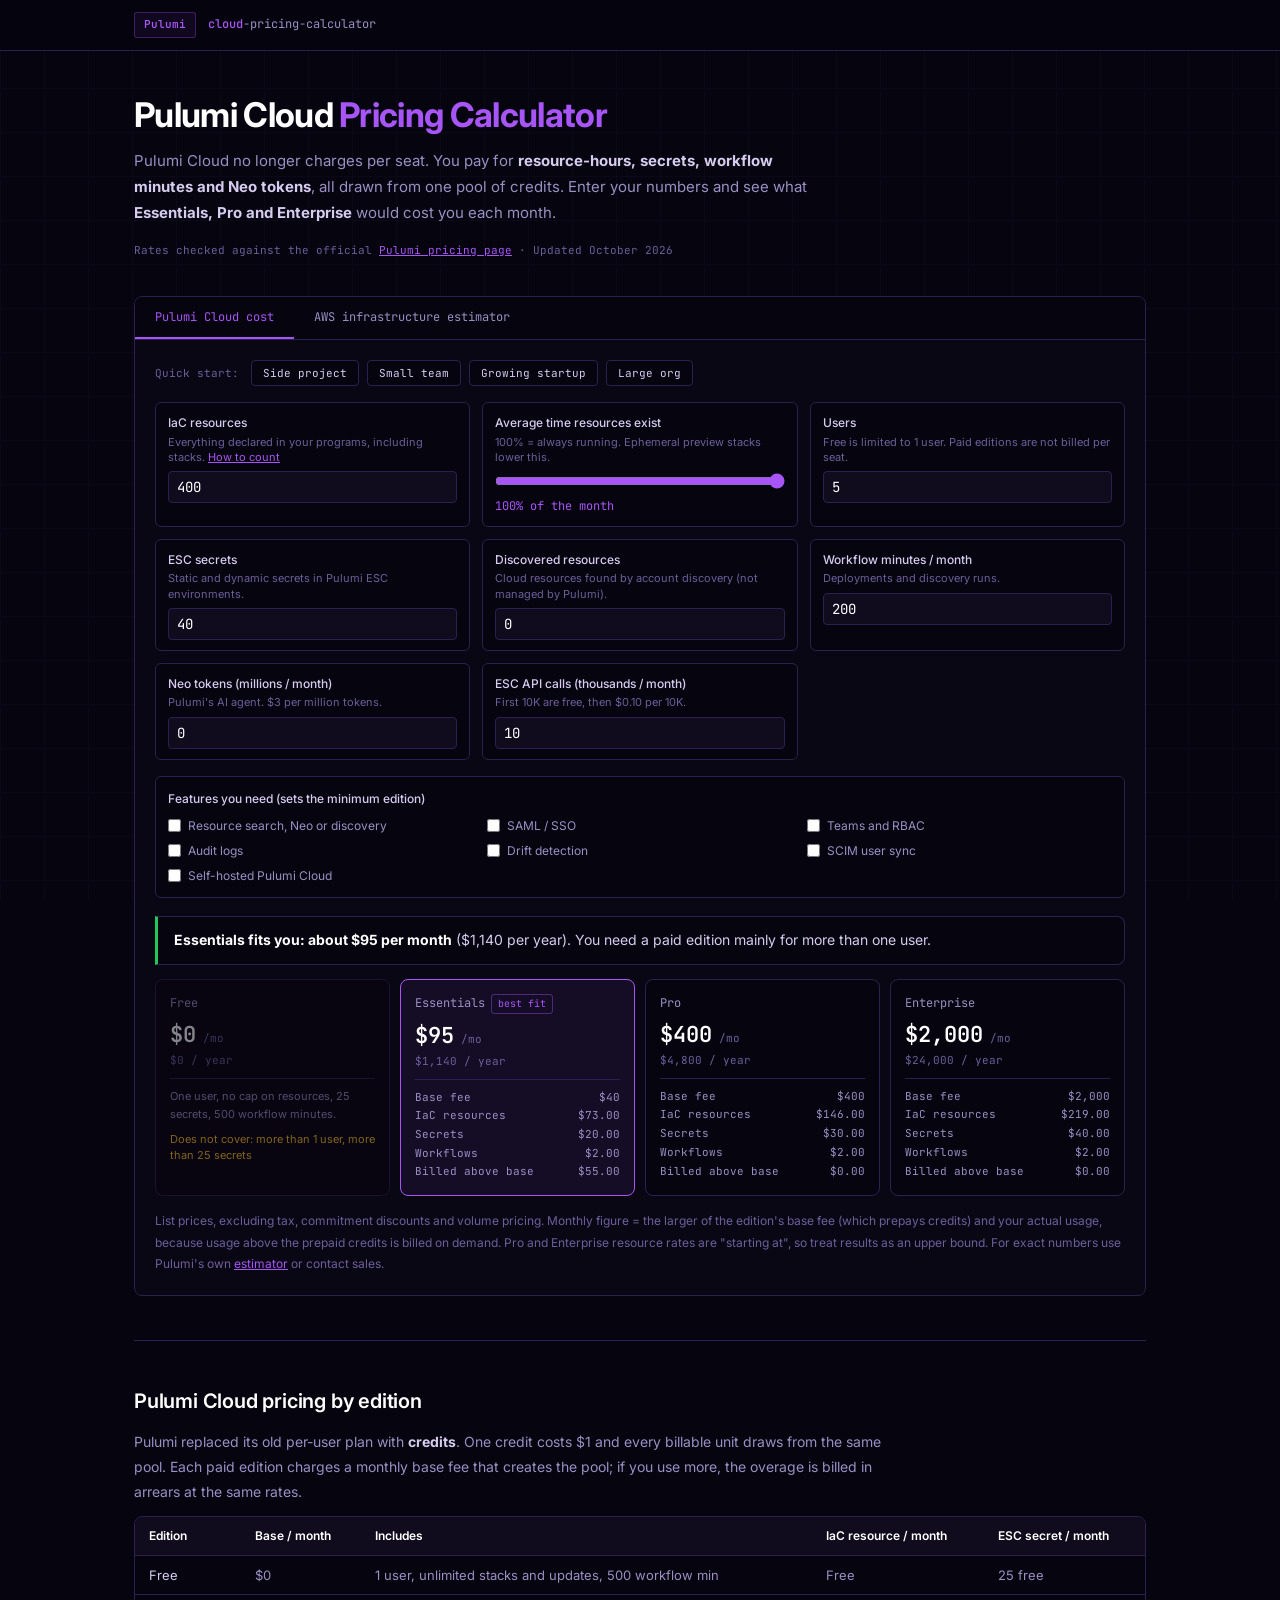
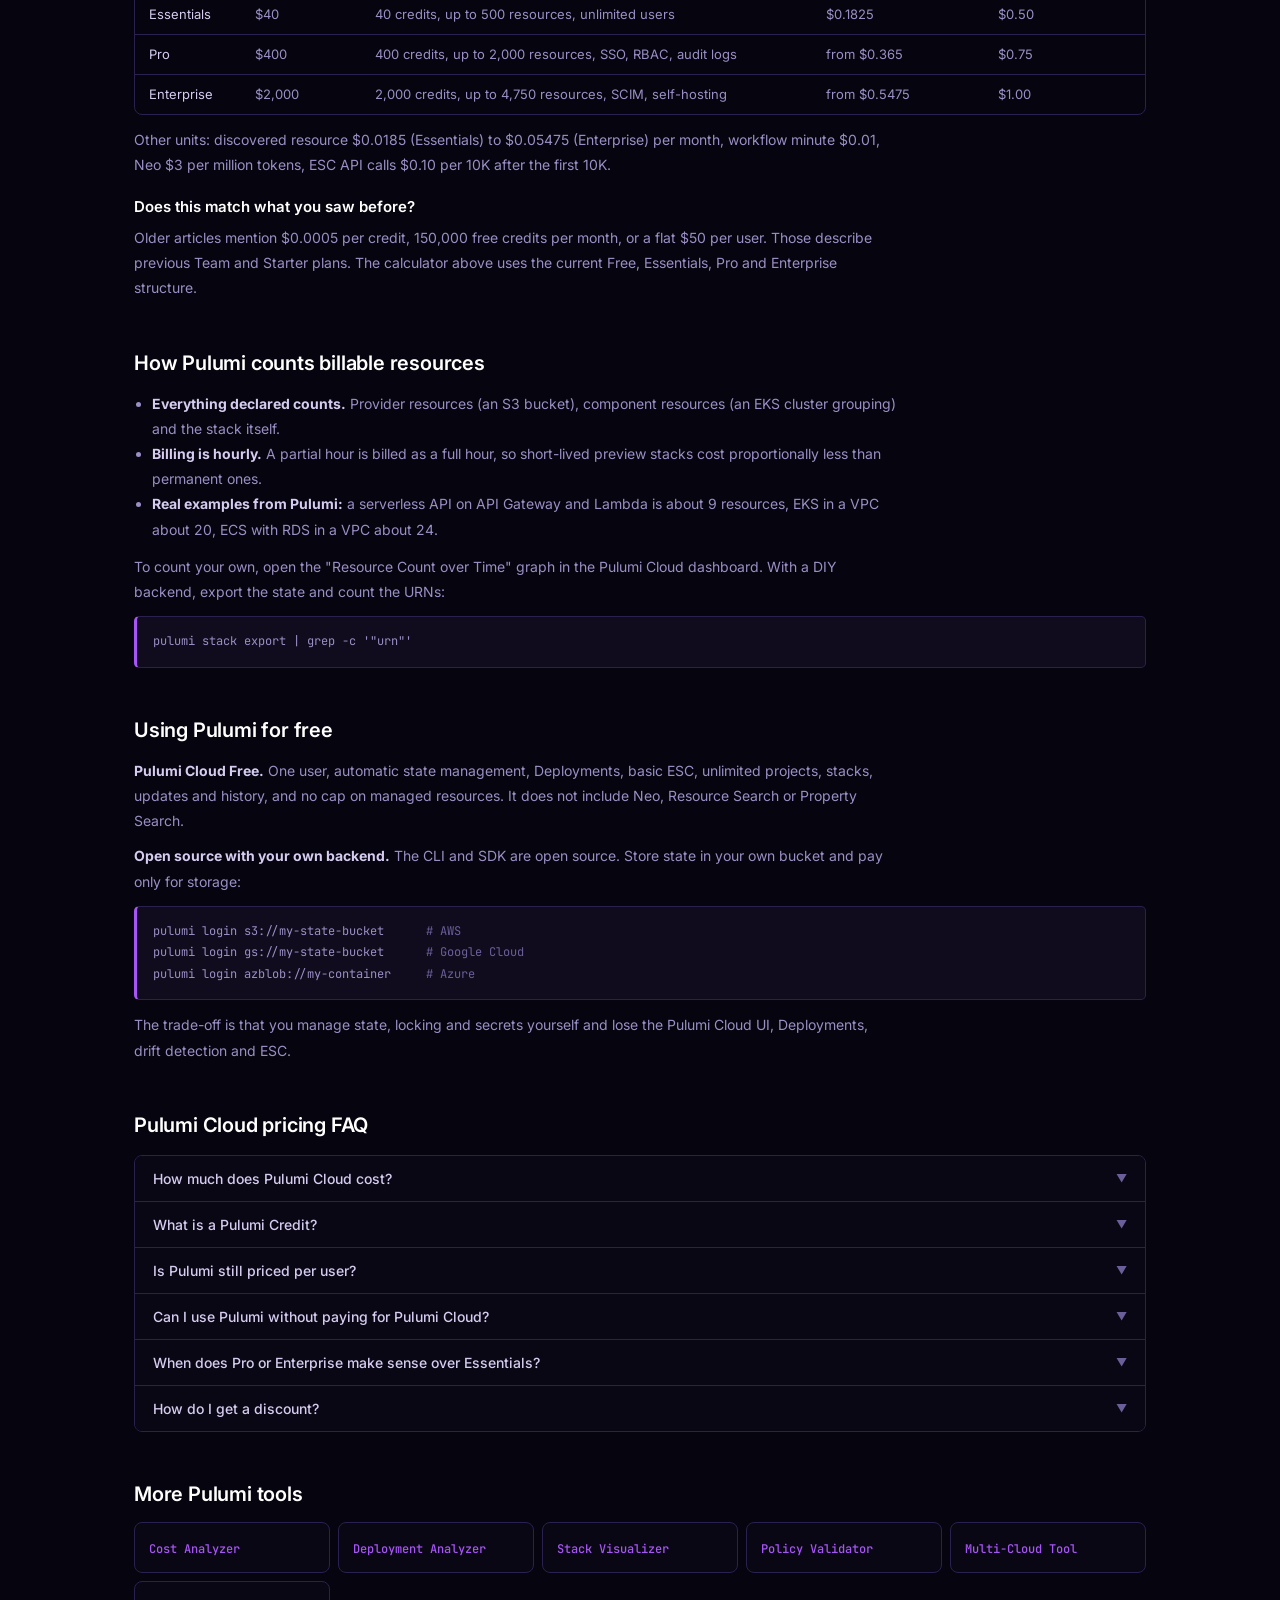
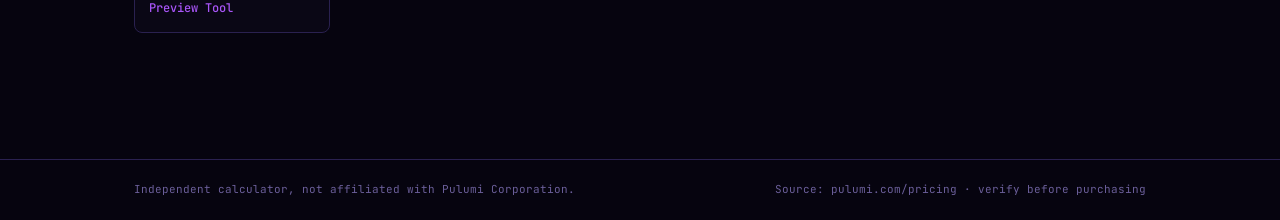
<file: index.html>
<!DOCTYPE html>
<html lang="en">
<head>
<meta charset="UTF-8">
<meta name="viewport" content="width=device-width, initial-scale=1.0">
<meta name="google-site-verification" content="PkLa_ViOo6FAHpvh8SacceMb95o9tePRdrqLNBz9X1M" />
<meta name="robots" content="index, follow, max-snippet:-1">

<title>Pulumi Cloud Pricing Calculator (2026) – Essentials, Pro &amp; Enterprise</title>

<meta name="description" content="Free Pulumi Cloud pricing calculator. Enter your IaC resources, ESC secrets and workflow minutes to see monthly cost on Essentials, Pro and Enterprise. Current 2026 credit-based rates.">

<meta name="keywords" content="pulumi cloud pricing, pulumi pricing calculator, pulumi cost estimation, pulumi essentials vs pro, pulumi credits, pulumi cost per resource, pulumi enterprise pricing, pulumi free plan, pulumi vs terraform cost">

<link rel="canonical" href="https://franrivalbigprojects.github.io/pulumi-tools/">

<meta property="og:title" content="Pulumi Cloud Pricing Calculator (2026)">
<meta property="og:description" content="Estimate your monthly Pulumi Cloud bill by edition: resources, secrets, workflow minutes and Neo tokens. Compare Free, Essentials, Pro and Enterprise.">
<meta property="og:type" content="website">

<link rel="preconnect" href="https://fonts.googleapis.com">
<link rel="preconnect" href="https://fonts.gstatic.com" crossorigin>
<link href="https://fonts.googleapis.com/css2?family=JetBrains+Mono:wght@400;500;600&family=Inter:wght@400;500;600;700&display=swap" rel="stylesheet">

<style>
:root {
  --bg: #06040f;
  --surface: #0a0715;
  --surface2: #100c1e;
  --border: #171028;
  --border2: #2a2150;
  --pul: #a855f7;
  --pul-dim2: rgba(168,85,247,0.07);
  --green: #22c55e;
  --yellow: #fbbf24;
  --red: #f87171;
  --text: #d6ccf0;
  --text-muted: #9a8fc4;
  --text-dim: #6b5f9a;
  --mono: 'JetBrains Mono', monospace;
  --sans: 'Inter', sans-serif;
  --r: 8px;
}
* { box-sizing: border-box; margin: 0; padding: 0; }
body { font-family: var(--sans); background: var(--bg); color: var(--text); min-height: 100vh; line-height: 1.6; }
body::after {
  content: ""; position: fixed; inset: 0;
  background-image: linear-gradient(var(--border) 1px, transparent 1px), linear-gradient(90deg, var(--border) 1px, transparent 1px);
  background-size: 44px 44px; opacity: 0.4; pointer-events: none; z-index: 0;
}
header { border-bottom: 1px solid var(--border2); position: sticky; top: 0; z-index: 100; background: rgba(6,4,15,0.97); backdrop-filter: blur(12px); }
.header-inner { max-width: 1060px; margin: 0 auto; padding: 0 24px; height: 50px; display: flex; align-items: center; gap: 12px; position: relative; z-index: 1; }
.logo-pill { font-family: var(--mono); font-size: 11px; font-weight: 600; color: var(--pul); background: var(--pul-dim2); border: 1px solid rgba(168,85,247,0.3); border-radius: 3px; padding: 3px 9px; }
.logo-text { font-family: var(--mono); font-size: 12px; color: var(--text-muted); }
.logo-text strong { color: var(--pul); font-weight: 500; }
.wrapper { max-width: 1060px; margin: 0 auto; padding: 0 24px 80px; position: relative; z-index: 1; }

.hero { padding: 44px 0 26px; }
h1 { font-size: clamp(24px, 3.6vw, 34px); font-weight: 700; color: #fff; margin-bottom: 12px; letter-spacing: -0.02em; line-height: 1.2; }
h1 em { font-style: normal; color: var(--pul); }
.hero-sub { font-size: 15px; color: var(--text-muted); max-width: 680px; line-height: 1.75; margin-bottom: 14px; }
.hero-sub strong { color: var(--text); }
.meta-line { font-family: var(--mono); font-size: 11px; color: var(--text-dim); }
.meta-line a { color: var(--pul); }

/* CALC */
.calc-shell { background: var(--surface); border: 1px solid var(--border2); border-radius: var(--r); overflow: hidden; margin-bottom: 18px; }
.tab-row { display: flex; border-bottom: 1px solid var(--border2); background: var(--bg); overflow-x: auto; }
.tab-btn { padding: 12px 20px; font-family: var(--mono); font-size: 12px; border: none; border-bottom: 2px solid transparent; cursor: pointer; background: transparent; color: var(--text-muted); white-space: nowrap; }
.tab-btn:hover { color: var(--text); }
.tab-btn.active { color: var(--pul); border-bottom-color: var(--pul); }
.tab-panel { display: none; padding: 20px; }
.tab-panel.show { display: block; }
:focus-visible { outline: 2px solid var(--pul); outline-offset: 2px; }

.presets { display: flex; flex-wrap: wrap; gap: 8px; align-items: center; margin-bottom: 16px; }
.presets span { font-family: var(--mono); font-size: 11px; color: var(--text-dim); margin-right: 4px; }
.preset { font-family: var(--mono); font-size: 11px; color: var(--text); background: var(--bg); border: 1px solid var(--border2); border-radius: 4px; padding: 5px 11px; cursor: pointer; }
.preset:hover { border-color: var(--pul); color: var(--pul); }

.fields { display: grid; grid-template-columns: repeat(3, 1fr); gap: 12px; margin-bottom: 16px; }
.field { background: var(--bg); border: 1px solid var(--border2); border-radius: 6px; padding: 10px 12px; }
.field label { display: block; font-size: 12px; color: var(--text); font-weight: 500; margin-bottom: 2px; }
.field .hint { font-size: 11px; color: var(--text-dim); margin-bottom: 6px; line-height: 1.4; }
.field input[type=number] { width: 100%; background: var(--surface2); border: 1px solid var(--border2); border-radius: 4px; padding: 6px 8px; font-family: var(--mono); font-size: 14px; color: #fff; }
.field input[type=range] { width: 100%; accent-color: var(--pul); }
.field .val { font-family: var(--mono); font-size: 12px; color: var(--pul); }

.needs { background: var(--bg); border: 1px solid var(--border2); border-radius: 6px; padding: 12px; margin-bottom: 18px; }
.needs-title { font-size: 12px; color: var(--text); font-weight: 500; margin-bottom: 8px; }
.needs-grid { display: grid; grid-template-columns: repeat(3, 1fr); gap: 6px 14px; }
.needs label { font-size: 12px; color: var(--text-muted); display: flex; gap: 7px; align-items: center; cursor: pointer; }
.needs input { accent-color: var(--pul); }

.verdict { border: 1px solid var(--border2); border-left: 3px solid var(--green); border-radius: 0 var(--r) var(--r) 0; background: var(--bg); padding: 12px 16px; margin-bottom: 14px; font-size: 14px; color: var(--text); }
.verdict strong { color: #fff; }

.ed-grid { display: grid; grid-template-columns: repeat(4, 1fr); gap: 10px; margin-bottom: 14px; }
.ed { background: var(--bg); border: 1px solid var(--border2); border-radius: var(--r); padding: 14px; }
.ed.best { border-color: var(--pul); background: var(--pul-dim2); }
.ed.off { opacity: 0.5; }
.ed-name { font-family: var(--mono); font-size: 12px; color: var(--text-muted); margin-bottom: 4px; }
.ed-price { font-family: var(--mono); font-size: 22px; font-weight: 600; color: #fff; }
.ed-price small { font-size: 11px; color: var(--text-dim); font-weight: 400; }
.ed-year { font-family: var(--mono); font-size: 11px; color: var(--text-dim); margin-bottom: 8px; }
.ed-lines { font-size: 11px; color: var(--text-muted); line-height: 1.7; border-top: 1px solid var(--border2); padding-top: 8px; }
.ed-lines div { display: flex; justify-content: space-between; gap: 8px; font-family: var(--mono); }
.ed-flag { font-size: 11px; color: var(--yellow); margin-top: 8px; line-height: 1.4; }
.ed-badge { display: inline-block; font-family: var(--mono); font-size: 10px; color: var(--pul); border: 1px solid rgba(168,85,247,.4); border-radius: 3px; padding: 1px 6px; margin-left: 6px; }
.fine { font-size: 12px; color: var(--text-dim); max-width: none; margin: 0; }

/* INFRA TAB */
.res-grid { display: grid; grid-template-columns: 1fr 1fr; gap: 10px; margin: 14px 0 16px; }
.res-row { display: flex; align-items: center; gap: 8px; padding: 10px 12px; background: var(--bg); border: 1px solid var(--border2); border-radius: 5px; }
.res-label { font-family: var(--mono); font-size: 11px; color: var(--text-muted); flex: 1; }
.res-input { background: var(--surface2); border: 1px solid var(--border2); border-radius: 4px; padding: 4px 8px; font-family: var(--mono); font-size: 12px; color: #fff; width: 76px; text-align: right; }
.res-unit { font-family: var(--mono); font-size: 10px; color: var(--text-dim); width: 48px; }
.result-card { background: var(--bg); border: 1px solid var(--border2); border-left: 3px solid var(--pul); border-radius: 0 var(--r) var(--r) 0; padding: 14px 18px; display: flex; align-items: center; justify-content: space-between; flex-wrap: wrap; gap: 12px; }
.rc-label { font-family: var(--mono); font-size: 12px; color: var(--text-muted); }
.rc-val { font-family: var(--mono); font-size: 22px; font-weight: 600; color: var(--pul); }
.rc-note { font-family: var(--mono); font-size: 10px; color: var(--text-dim); }

/* CONTENT */
hr.divider { border: none; border-top: 1px solid var(--border2); margin: 44px 0; }
.content-section { margin-bottom: 46px; }
h2 { font-size: 20px; color: #fff; font-weight: 600; margin-bottom: 12px; letter-spacing: -0.01em; }
h3 { font-size: 15px; color: #fff; font-weight: 600; margin: 18px 0 6px; }
p { font-size: 14px; color: var(--text-muted); line-height: 1.8; margin-bottom: 10px; max-width: 760px; }
p strong, li strong { color: var(--text); }
a { color: var(--pul); }
ul.plain { margin: 6px 0 12px 18px; max-width: 760px; }
ul.plain li { font-size: 14px; color: var(--text-muted); line-height: 1.8; }
code { font-family: var(--mono); font-size: 12px; background: var(--surface2); color: var(--pul); padding: 2px 7px; border-radius: 3px; border: 1px solid var(--border2); }
.code-block { background: var(--surface2); border: 1px solid var(--border2); border-left: 3px solid var(--pul); border-radius: 5px; padding: 14px 16px; font-family: var(--mono); font-size: 12px; line-height: 1.8; overflow-x: auto; white-space: pre; margin: 12px 0; color: var(--text-muted); }

.table-wrap { overflow-x: auto; margin: 12px 0; border: 1px solid var(--border2); border-radius: var(--r); }
table { width: 100%; border-collapse: collapse; font-size: 13px; min-width: 620px; }
th, td { text-align: left; padding: 9px 14px; border-bottom: 1px solid var(--border2); color: var(--text-muted); }
th { background: var(--surface2); color: #fff; font-weight: 600; font-size: 12px; }
td:first-child { color: var(--text); }
tr:last-child td { border-bottom: none; }

.faq-list { margin-top: 14px; border: 1px solid var(--border2); border-radius: var(--r); overflow: hidden; }
.faq-item { border-bottom: 1px solid var(--border2); }
.faq-item:last-child { border-bottom: none; }
.faq-q { width: 100%; text-align: left; background: var(--surface); border: none; padding: 14px 18px; font-size: 14px; font-weight: 500; color: var(--text); font-family: var(--sans); cursor: pointer; display: flex; justify-content: space-between; align-items: center; gap: 12px; }
.faq-q:hover { background: var(--pul-dim2); }
.faq-arrow { font-size: 11px; color: var(--text-dim); transition: transform 0.2s; }
.faq-item.open .faq-arrow { transform: rotate(180deg); }
.faq-a { display: none; padding: 12px 18px 14px; font-size: 13px; color: var(--text-muted); line-height: 1.75; border-top: 1px solid var(--border2); background: var(--bg); }
.faq-item.open .faq-a { display: block; }

.subtools-grid { display: grid; grid-template-columns: repeat(auto-fill, minmax(180px, 1fr)); gap: 8px; margin-top: 12px; }
.stl { background: var(--surface); border: 1px solid var(--border2); border-radius: var(--r); padding: 12px 14px; text-decoration: none; display: block; }
.stl:hover { border-color: rgba(168,85,247,0.5); }
.stl-name { font-family: var(--mono); font-size: 12px; color: var(--pul); font-weight: 500; }

footer { border-top: 1px solid var(--border2); padding: 20px 0; position: relative; z-index: 1; }
.footer-inner { max-width: 1060px; margin: 0 auto; padding: 0 24px; display: flex; justify-content: space-between; flex-wrap: wrap; gap: 8px; }
footer p { font-family: var(--mono); font-size: 11px; color: var(--text-dim); margin: 0; max-width: none; }

@media (max-width: 860px) { .ed-grid { grid-template-columns: 1fr 1fr; } .fields, .needs-grid { grid-template-columns: 1fr 1fr; } }
@media (max-width: 560px) { .ed-grid, .fields, .needs-grid, .res-grid { grid-template-columns: 1fr; } }
@media (prefers-reduced-motion: reduce) { * { transition: none !important; } }
</style>

<script type="application/ld+json">
{"@context":"https://schema.org","@type":"SoftwareApplication","name":"Pulumi Cloud Pricing Calculator","applicationCategory":"DeveloperApplication","operatingSystem":"Web","offers":{"@type":"Offer","price":"0","priceCurrency":"USD"},"dateModified":"2026-10-29","description":"Free calculator to estimate your monthly Pulumi Cloud bill on the Essentials, Pro and Enterprise editions from IaC resources, ESC secrets, workflow minutes and Neo tokens."}
</script>

<script type="application/ld+json">
{"@context":"https://schema.org","@type":"FAQPage","mainEntity":[
{"@type":"Question","name":"How much does Pulumi Cloud cost?","acceptedAnswer":{"@type":"Answer","text":"Pulumi Cloud has a Free edition for 1 user, then Essentials at $40/month (includes 40 credits, up to 500 managed resources), Pro at $400/month (up to 2,000 resources) and Enterprise at $2,000/month (up to 4,750 resources). Usage beyond the included credits is billed on demand: $0.1825 per IaC resource per month on Essentials, from $0.365 on Pro and from $0.5475 on Enterprise."}},
{"@type":"Question","name":"What is a Pulumi Credit?","acceptedAnswer":{"@type":"Answer","text":"A Pulumi Credit is the single currency of Pulumi Cloud and costs $1 USD. Usage of IaC resources, ESC secrets, discovered resources, workflow minutes and Neo tokens all draw from one shared credit pool."}},
{"@type":"Question","name":"Is Pulumi free?","acceptedAnswer":{"@type":"Answer","text":"Yes. The open-source CLI and SDK are free, and the Pulumi Cloud Free edition supports one user with unlimited projects, stacks and updates and no limit on managed resources. You can also run a DIY backend such as S3, GCS or Azure Blob and skip Pulumi Cloud entirely."}},
{"@type":"Question","name":"How does Pulumi count resources?","acceptedAnswer":{"@type":"Answer","text":"Every resource declared in a Pulumi program counts: provider resources (like an S3 bucket), component resources and the stack itself. Billing is hourly and a partial hour is billed as a full hour."}}
]}
</script>
</head>

<body>
<header>
  <div class="header-inner">
    <span class="logo-pill">Pulumi</span>
    <span class="logo-text"><strong>cloud</strong>-pricing-calculator</span>
  </div>
</header>

<div class="wrapper">

  <section class="hero">
    <h1>Pulumi Cloud <em>Pricing Calculator</em></h1>
    <p class="hero-sub">
      Pulumi Cloud no longer charges per seat. You pay for <strong>resource-hours, secrets, workflow minutes and Neo tokens</strong>, all drawn from one pool of credits. Enter your numbers and see what <strong>Essentials, Pro and Enterprise</strong> would cost you each month.
    </p>
    <p class="meta-line">Rates checked against the official <a href="https://www.pulumi.com/pricing/" rel="noopener">Pulumi pricing page</a> · Updated October 2026</p>
  </section>

  <div class="calc-shell">
    <div class="tab-row" role="tablist">
      <button class="tab-btn active" role="tab" onclick="showTab('plan',this)">Pulumi Cloud cost</button>
      <button class="tab-btn" role="tab" onclick="showTab('infra',this)">AWS infrastructure estimator</button>
    </div>

    <!-- PULUMI CLOUD CALC -->
    <div class="tab-panel show" id="tab-plan">
      <div class="presets">
        <span>Quick start:</span>
        <button class="preset" onclick="preset(30,1,5,0,0,0)">Side project</button>
        <button class="preset" onclick="preset(400,5,40,0,200,0)">Small team</button>
        <button class="preset" onclick="preset(1500,15,150,3000,1500,2)">Growing startup</button>
        <button class="preset" onclick="preset(6000,60,600,20000,6000,10)">Large org</button>
      </div>

      <div class="fields">
        <div class="field">
          <label for="f-res">IaC resources</label>
          <div class="hint">Everything declared in your programs, including stacks. <a href="#count">How to count</a></div>
          <input type="number" id="f-res" min="0" value="400">
        </div>
        <div class="field">
          <label for="f-util">Average time resources exist</label>
          <div class="hint">100% = always running. Ephemeral preview stacks lower this.</div>
          <input type="range" id="f-util" min="5" max="100" step="5" value="100">
          <div class="val" id="v-util">100% of the month</div>
        </div>
        <div class="field">
          <label for="f-users">Users</label>
          <div class="hint">Free is limited to 1 user. Paid editions are not billed per seat.</div>
          <input type="number" id="f-users" min="1" value="5">
        </div>
        <div class="field">
          <label for="f-sec">ESC secrets</label>
          <div class="hint">Static and dynamic secrets in Pulumi ESC environments.</div>
          <input type="number" id="f-sec" min="0" value="40">
        </div>
        <div class="field">
          <label for="f-disc">Discovered resources</label>
          <div class="hint">Cloud resources found by account discovery (not managed by Pulumi).</div>
          <input type="number" id="f-disc" min="0" value="0">
        </div>
        <div class="field">
          <label for="f-wf">Workflow minutes / month</label>
          <div class="hint">Deployments and discovery runs.</div>
          <input type="number" id="f-wf" min="0" value="200">
        </div>
        <div class="field">
          <label for="f-neo">Neo tokens (millions / month)</label>
          <div class="hint">Pulumi's AI agent. $3 per million tokens.</div>
          <input type="number" id="f-neo" min="0" step="0.5" value="0">
        </div>
        <div class="field">
          <label for="f-api">ESC API calls (thousands / month)</label>
          <div class="hint">First 10K are free, then $0.10 per 10K.</div>
          <input type="number" id="f-api" min="0" value="10">
        </div>
      </div>

      <div class="needs">
        <div class="needs-title">Features you need (sets the minimum edition)</div>
        <div class="needs-grid">
          <label><input type="checkbox" class="need" data-min="1" data-name="Resource search / Neo / discovery"> Resource search, Neo or discovery</label>
          <label><input type="checkbox" class="need" data-min="2" data-name="SAML/SSO"> SAML / SSO</label>
          <label><input type="checkbox" class="need" data-min="2" data-name="Teams and RBAC"> Teams and RBAC</label>
          <label><input type="checkbox" class="need" data-min="2" data-name="Audit logs"> Audit logs</label>
          <label><input type="checkbox" class="need" data-min="2" data-name="Drift detection"> Drift detection</label>
          <label><input type="checkbox" class="need" data-min="3" data-name="SCIM"> SCIM user sync</label>
          <label><input type="checkbox" class="need" data-min="3" data-name="Self-hosting"> Self-hosted Pulumi Cloud</label>
        </div>
      </div>

      <div class="verdict" id="verdict" aria-live="polite"></div>
      <div class="ed-grid" id="edGrid"></div>
      <p class="fine">List prices, excluding tax, commitment discounts and volume pricing. Monthly figure = the larger of the edition's base fee (which prepays credits) and your actual usage, because usage above the prepaid credits is billed on demand. Pro and Enterprise resource rates are "starting at", so treat results as an upper bound. For exact numbers use Pulumi's own <a href="https://www.pulumi.com/pricing/#calculator" rel="noopener">estimator</a> or contact sales.</p>
    </div>

    <!-- INFRA TAB -->
    <div class="tab-panel" id="tab-infra">
      <p class="fine">This is the bill from AWS for the resources your Pulumi stacks create, separate from the Pulumi Cloud fee above. Approximate us-east-1 on-demand prices.</p>
      <div class="res-grid" id="resGrid"></div>
      <div class="result-card">
        <div>
          <div class="rc-label">Estimated AWS infrastructure / month</div>
          <div class="rc-val" id="infraCost">$0.00 / month</div>
        </div>
        <div style="text-align:right;">
          <div class="rc-note" id="infraAnnual"></div>
          <div class="rc-note">AWS us-east-1 on-demand · approximate</div>
        </div>
      </div>
    </div>
  </div>

  <hr class="divider">

  <section class="content-section" id="pricing">
    <h2>Pulumi Cloud pricing by edition</h2>
    <p>Pulumi replaced its old per-user plan with <strong>credits</strong>. One credit costs $1 and every billable unit draws from the same pool. Each paid edition charges a monthly base fee that creates the pool; if you use more, the overage is billed in arrears at the same rates.</p>
    <div class="table-wrap">
      <table>
        <thead><tr><th>Edition</th><th>Base / month</th><th>Includes</th><th>IaC resource / month</th><th>ESC secret / month</th></tr></thead>
        <tbody>
          <tr><td>Free</td><td>$0</td><td>1 user, unlimited stacks and updates, 500 workflow min</td><td>Free</td><td>25 free</td></tr>
          <tr><td>Essentials</td><td>$40</td><td>40 credits, up to 500 resources, unlimited users</td><td>$0.1825</td><td>$0.50</td></tr>
          <tr><td>Pro</td><td>$400</td><td>400 credits, up to 2,000 resources, SSO, RBAC, audit logs</td><td>from $0.365</td><td>$0.75</td></tr>
          <tr><td>Enterprise</td><td>$2,000</td><td>2,000 credits, up to 4,750 resources, SCIM, self-hosting</td><td>from $0.5475</td><td>$1.00</td></tr>
        </tbody>
      </table>
    </div>
    <p>Other units: discovered resource $0.0185 (Essentials) to $0.05475 (Enterprise) per month, workflow minute $0.01, Neo $3 per million tokens, ESC API calls $0.10 per 10K after the first 10K.</p>

    <h3>Does this match what you saw before?</h3>
    <p>Older articles mention $0.0005 per credit, 150,000 free credits per month, or a flat $50 per user. Those describe previous Team and Starter plans. The calculator above uses the current Free, Essentials, Pro and Enterprise structure.</p>
  </section>

  <section class="content-section" id="count">
    <h2>How Pulumi counts billable resources</h2>
    <ul class="plain">
      <li><strong>Everything declared counts.</strong> Provider resources (an S3 bucket), component resources (an EKS cluster grouping) and the stack itself.</li>
      <li><strong>Billing is hourly.</strong> A partial hour is billed as a full hour, so short-lived preview stacks cost proportionally less than permanent ones.</li>
      <li><strong>Real examples from Pulumi:</strong> a serverless API on API Gateway and Lambda is about 9 resources, EKS in a VPC about 20, ECS with RDS in a VPC about 24.</li>
    </ul>
    <p>To count your own, open the "Resource Count over Time" graph in the Pulumi Cloud dashboard. With a DIY backend, export the state and count the URNs:</p>
    <div class="code-block">pulumi stack export | grep -c '"urn"'</div>
  </section>

  <section class="content-section" id="free">
    <h2>Using Pulumi for free</h2>
    <p><strong>Pulumi Cloud Free.</strong> One user, automatic state management, Deployments, basic ESC, unlimited projects, stacks, updates and history, and no cap on managed resources. It does not include Neo, Resource Search or Property Search.</p>
    <p><strong>Open source with your own backend.</strong> The CLI and SDK are open source. Store state in your own bucket and pay only for storage:</p>
    <div class="code-block">pulumi login s3://my-state-bucket      <span style="color:var(--text-dim)"># AWS</span>
pulumi login gs://my-state-bucket      <span style="color:var(--text-dim)"># Google Cloud</span>
pulumi login azblob://my-container     <span style="color:var(--text-dim)"># Azure</span></div>
    <p>The trade-off is that you manage state, locking and secrets yourself and lose the Pulumi Cloud UI, Deployments, drift detection and ESC.</p>
  </section>

  <section class="content-section" id="faq">
    <h2>Pulumi Cloud pricing FAQ</h2>
    <div class="faq-list">
      <div class="faq-item">
        <button class="faq-q" onclick="toggleFaq(this)">How much does Pulumi Cloud cost?<span class="faq-arrow">&#9660;</span></button>
        <div class="faq-a">Free for one user. Essentials is $40/month with 40 credits (up to 500 managed resources), Pro is $400/month (up to 2,000 resources) and Enterprise is $2,000/month (up to 4,750 resources). Beyond the included credits, an IaC resource costs $0.1825/month on Essentials, from $0.365 on Pro and from $0.5475 on Enterprise.</div>
      </div>
      <div class="faq-item">
        <button class="faq-q" onclick="toggleFaq(this)">What is a Pulumi Credit?<span class="faq-arrow">&#9660;</span></button>
        <div class="faq-a">The single currency of Pulumi Cloud, worth $1 USD. Resources, secrets, discovery, workflow minutes and Neo tokens all draw from one pool. Unused monthly credits expire at the end of the term, and overage is billed in arrears.</div>
      </div>
      <div class="faq-item">
        <button class="faq-q" onclick="toggleFaq(this)">Is Pulumi still priced per user?<span class="faq-arrow">&#9660;</span></button>
        <div class="faq-a">No. Paid editions have unlimited users and bill on usage. The Free edition is limited to one user. Features such as SSO, RBAC and audit logs depend on edition, not seat count.</div>
      </div>
      <div class="faq-item">
        <button class="faq-q" onclick="toggleFaq(this)">Can I use Pulumi without paying for Pulumi Cloud?<span class="faq-arrow">&#9660;</span></button>
        <div class="faq-a">Yes. Use the Free edition, or run the open-source CLI with a DIY backend (<code>pulumi login s3://your-bucket</code>). You then pay only your cloud storage costs.</div>
      </div>
      <div class="faq-item">
        <button class="faq-q" onclick="toggleFaq(this)">When does Pro or Enterprise make sense over Essentials?<span class="faq-arrow">&#9660;</span></button>
        <div class="faq-a">Pro adds SAML/SSO, teams and RBAC, audit logs, drift detection and organization-managed policy. Enterprise adds SCIM, self-hosting and compliance policy packs. If you do not need those, Essentials is cheaper at every resource count. Use the feature checkboxes in the calculator to see the cost of the minimum edition that fits.</div>
      </div>
      <div class="faq-item">
        <button class="faq-q" onclick="toggleFaq(this)">How do I get a discount?<span class="faq-arrow">&#9660;</span></button>
        <div class="faq-a">Annual commitment pricing is available on Pro and Enterprise through Pulumi sales. Pro also receives volume discounts as resource count grows. Self-service credit top-ups are available on Essentials and Pro.</div>
      </div>
    </div>
  </section>

  <section class="content-section">
    <h2>More Pulumi tools</h2>
    <div class="subtools-grid">
      <a href="pulumi-tools/cost/" class="stl"><span class="stl-name">Cost Analyzer</span></a>
      <a href="pulumi-tools/deploy-analyzer/" class="stl"><span class="stl-name">Deployment Analyzer</span></a>
      <a href="pulumi-tools/stack-vis/" class="stl"><span class="stl-name">Stack Visualizer</span></a>
      <a href="pulumi-tools/policy/" class="stl"><span class="stl-name">Policy Validator</span></a>
      <a href="pulumi-tools/multi-cloud/" class="stl"><span class="stl-name">Multi-Cloud Tool</span></a>
      <a href="pulumi-tools/preview/" class="stl"><span class="stl-name">Preview Tool</span></a>
    </div>
  </section>
</div>

<footer>
  <div class="footer-inner">
    <p>Independent calculator, not affiliated with Pulumi Corporation.</p>
    <p>Source: pulumi.com/pricing · verify before purchasing</p>
  </div>
</footer>

<script>
// ─── EDITIONS (rates per month, from pulumi.com/pricing) ───
var EDITIONS = [
  { id: 'free', name: 'Free', level: 0, base: 0 },
  { id: 'ess',  name: 'Essentials', level: 1, base: 40,   iac: 0.1825, sec: 0.50, disc: 0.0185,  wf: 0.01, neo: 3, cap: 500 },
  { id: 'pro',  name: 'Pro',        level: 2, base: 400,  iac: 0.365,  sec: 0.75, disc: 0.0365,  wf: 0.01, neo: 3, cap: 2000 },
  { id: 'ent',  name: 'Enterprise', level: 3, base: 2000, iac: 0.5475, sec: 1.00, disc: 0.05475, wf: 0.01, neo: 3, cap: 4750 }
];

function $(id) { return document.getElementById(id); }
function num(id) { var v = parseFloat($(id).value); return isNaN(v) || v < 0 ? 0 : v; }
function money(n) { return '$' + n.toLocaleString('en-US', { minimumFractionDigits: 2, maximumFractionDigits: 2 }); }
function money0(n) { return '$' + Math.round(n).toLocaleString('en-US'); }

function minLevelNeeded(inp) {
  var lvl = 0, reasons = [];
  if (inp.users > 1) { lvl = Math.max(lvl, 1); reasons.push('more than 1 user'); }
  if (inp.disc > 0 || inp.neo > 0) { lvl = Math.max(lvl, 1); reasons.push('discovery or Neo'); }
  if (inp.sec > 25) { lvl = Math.max(lvl, 1); reasons.push('more than 25 secrets'); }
  if (inp.wf > 500) { lvl = Math.max(lvl, 1); reasons.push('over 500 workflow minutes'); }
  if (inp.api > 10) { lvl = Math.max(lvl, 1); reasons.push('over 10K API calls'); }
  document.querySelectorAll('.need:checked').forEach(function(c) {
    var m = parseInt(c.getAttribute('data-min'), 10);
    if (m > lvl) { lvl = m; }
    if (m > 0) { reasons.push(c.getAttribute('data-name')); }
  });
  return { level: lvl, reasons: reasons };
}

function usageFor(ed, inp) {
  var iac = inp.res * (inp.util / 100) * ed.iac;
  var sec = inp.sec * ed.sec;
  var disc = inp.disc * ed.disc;
  var wf = inp.wf * ed.wf;
  var neo = inp.neo * ed.neo;
  var api = Math.max(0, inp.api * 1000 - 10000) / 10000 * 0.10;
  return { iac: iac, sec: sec, disc: disc, wf: wf, neo: neo, api: api, total: iac + sec + disc + wf + neo + api };
}

function updatePlanCalc() {
  var inp = {
    res: num('f-res'), util: num('f-util'), users: Math.max(1, num('f-users')),
    sec: num('f-sec'), disc: num('f-disc'), wf: num('f-wf'), neo: num('f-neo'), api: num('f-api')
  };
  $('v-util').textContent = inp.util + '% of the month';
  var need = minLevelNeeded(inp);

  var results = EDITIONS.map(function(ed) {
    if (ed.level === 0) { return { ed: ed, total: 0, eligible: need.level === 0, u: null }; }
    var u = usageFor(ed, inp);
    return { ed: ed, total: Math.max(ed.base, u.total), eligible: ed.level >= need.level, u: u };
  });

  var best = null;
  results.forEach(function(r) {
    if (r.eligible && (best === null || r.total < best.total)) { best = r; }
  });

  var grid = $('edGrid');
  grid.innerHTML = '';
  results.forEach(function(r) {
    var card = document.createElement('div');
    card.className = 'ed' + (r === best ? ' best' : '') + (!r.eligible ? ' off' : '');
    var h = '<div class="ed-name">' + r.ed.name + (r === best ? '<span class="ed-badge">best fit</span>' : '') + '</div>';
    h += '<div class="ed-price">' + money0(r.total) + '<small> /mo</small></div>';
    h += '<div class="ed-year">' + money0(r.total * 12) + ' / year</div>';
    if (r.u) {
      var overage = Math.max(0, r.u.total - r.ed.base);
      h += '<div class="ed-lines">';
      h += '<div><span>Base fee</span><span>' + money0(r.ed.base) + '</span></div>';
      h += '<div><span>IaC resources</span><span>' + money(r.u.iac) + '</span></div>';
      if (r.u.sec) { h += '<div><span>Secrets</span><span>' + money(r.u.sec) + '</span></div>'; }
      if (r.u.disc) { h += '<div><span>Discovery</span><span>' + money(r.u.disc) + '</span></div>'; }
      if (r.u.wf) { h += '<div><span>Workflows</span><span>' + money(r.u.wf) + '</span></div>'; }
      if (r.u.neo) { h += '<div><span>Neo</span><span>' + money(r.u.neo) + '</span></div>'; }
      if (r.u.api) { h += '<div><span>API calls</span><span>' + money(r.u.api) + '</span></div>'; }
      h += '<div><span>Billed above base</span><span>' + money(overage) + '</span></div>';
      h += '</div>';
      if (inp.res > r.ed.cap) { h += '<div class="ed-flag">Over ' + r.ed.cap.toLocaleString() + ' included resources. Volume pricing may lower this.</div>'; }
    } else {
      h += '<div class="ed-lines">One user, no cap on resources, 25 secrets, 500 workflow minutes.</div>';
    }
    if (!r.eligible) {
      h += '<div class="ed-flag">Does not cover: ' + need.reasons.join(', ') + '</div>';
    }
    card.innerHTML = h;
    grid.appendChild(card);
  });

  var v = $('verdict');
  if (best && best.ed.level === 0) {
    v.innerHTML = '<strong>You can stay on Free.</strong> Your numbers fit the Free edition, so Pulumi Cloud costs $0.';
  } else if (best) {
    var extra = '';
    var free = results[0];
    if (free.eligible === false && need.level === 1 && inp.users > 1) {
      extra = ' You need a paid edition mainly for more than one user.';
    }
    v.innerHTML = '<strong>' + best.ed.name + ' fits you: about ' + money0(best.total) + ' per month</strong> (' + money0(best.total * 12) + ' per year).' + extra;
  } else {
    v.innerHTML = '<strong>Contact Pulumi sales.</strong> No edition matches this combination.';
  }
}

function preset(res, users, sec, disc, wf, neo) {
  $('f-res').value = res; $('f-users').value = users; $('f-sec').value = sec;
  $('f-disc').value = disc; $('f-wf').value = wf; $('f-neo').value = neo;
  $('f-util').value = 100;
  updatePlanCalc();
}

// ─── AWS INFRA ESTIMATOR ───
var RESOURCES = [
  { id: 'ec2_t3m', label: 'EC2 t3.medium',          unit: 'inst.',  price: 30.37 },
  { id: 'ec2_t3l', label: 'EC2 t3.large',           unit: 'inst.',  price: 60.74 },
  { id: 'rds_t3m', label: 'RDS db.t3.medium',       unit: 'inst.',  price: 50.40 },
  { id: 'rds_t3l', label: 'RDS db.t3.large',        unit: 'inst.',  price: 100.80 },
  { id: 's3_gb',   label: 'S3 storage',             unit: 'GB',     price: 0.023 },
  { id: 'lb',      label: 'ALB load balancer',      unit: 'count',  price: 16.20 },
  { id: 'lambda',  label: 'Lambda (1M invocations)', unit: 'M/mo',  price: 0.20 },
  { id: 'eks',     label: 'EKS worker (t3.medium)', unit: 'nodes',  price: 30.37 },
  { id: 'ebs',     label: 'EBS gp3',                unit: 'GB',     price: 0.08 },
  { id: 'cf',      label: 'CloudFront transfer',    unit: 'GB',     price: 0.085 }
];
var resValues = {};

function renderResources() {
  var grid = $('resGrid');
  RESOURCES.forEach(function(res) {
    resValues[res.id] = 0;
    var row = document.createElement('div');
    row.className = 'res-row';
    var lbl = document.createElement('label');
    lbl.className = 'res-label';
    lbl.htmlFor = 'inp-' + res.id;
    lbl.textContent = res.label;
    var inp = document.createElement('input');
    inp.type = 'number'; inp.min = '0'; inp.value = '0';
    inp.className = 'res-input'; inp.id = 'inp-' + res.id;
    inp.oninput = function() { resValues[res.id] = parseFloat(this.value) || 0; updateInfraCost(); };
    var unit = document.createElement('div');
    unit.className = 'res-unit'; unit.textContent = res.unit;
    row.appendChild(lbl); row.appendChild(inp); row.appendChild(unit);
    grid.appendChild(row);
  });
}

function updateInfraCost() {
  var total = 0;
  RESOURCES.forEach(function(r) { total += (resValues[r.id] || 0) * r.price; });
  $('infraCost').textContent = money(total) + ' / month';
  $('infraAnnual').textContent = total > 0 ? '~' + money0(total * 12) + ' / year' : '';
}

function showTab(tab, btn) {
  document.querySelectorAll('.tab-btn').forEach(function(b) { b.classList.remove('active'); });
  document.querySelectorAll('.tab-panel').forEach(function(p) { p.classList.remove('show'); });
  btn.classList.add('active');
  $('tab-' + tab).classList.add('show');
}
function toggleFaq(btn) { btn.parentElement.classList.toggle('open'); }

// Init
['f-res','f-util','f-users','f-sec','f-disc','f-wf','f-neo','f-api'].forEach(function(id) {
  $(id).addEventListener('input', updatePlanCalc);
});
document.querySelectorAll('.need').forEach(function(c) { c.addEventListener('change', updatePlanCalc); });
renderResources();
updateInfraCost();
updatePlanCalc();
</script>
</body>
</html>
</file>
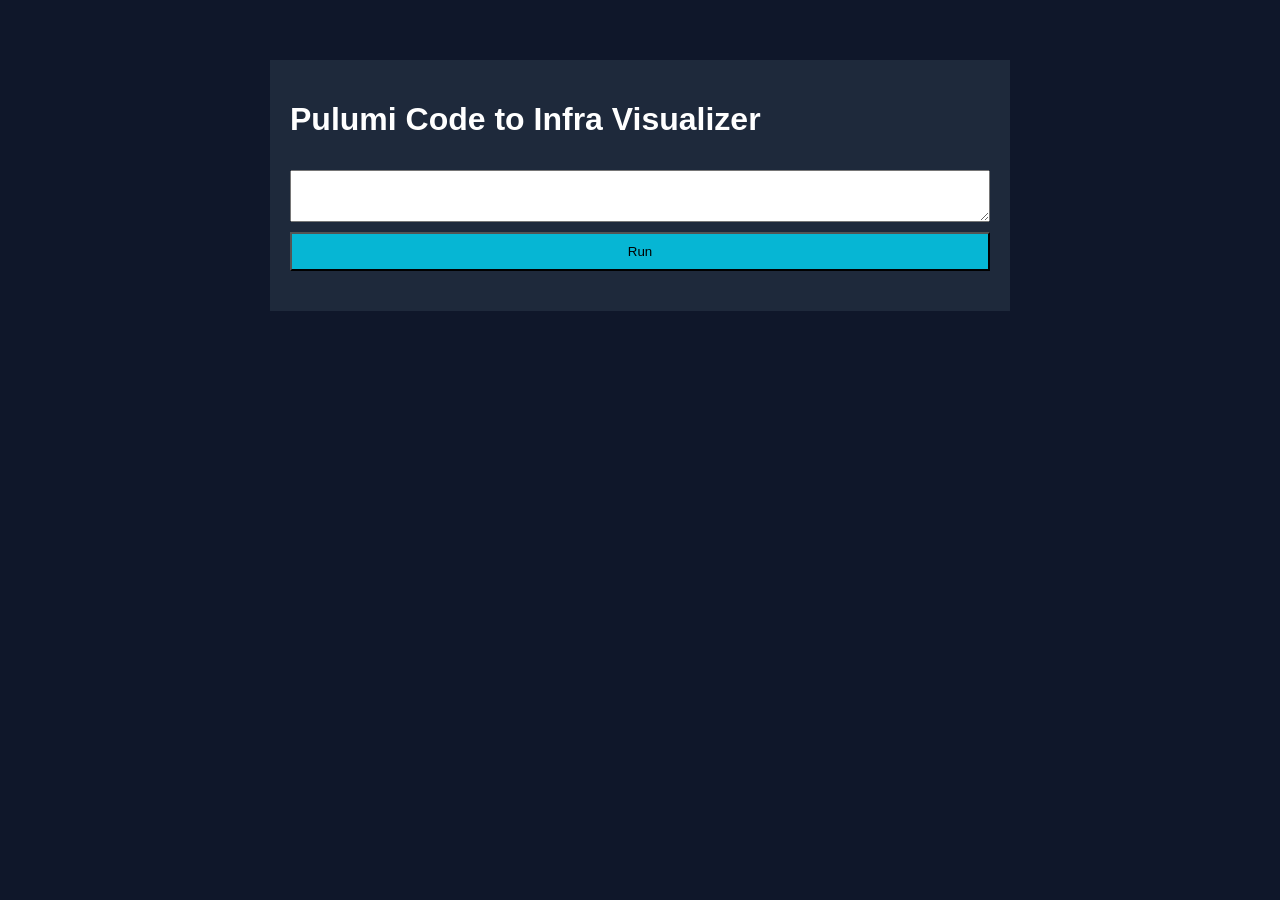
<file: code-infra/index.html>
<html><head><title>Pulumi Code to Infra Visualizer</title><link rel='stylesheet' href='styles.css'></head><body><div class='container'><h1>Pulumi Code to Infra Visualizer</h1><textarea id='code'></textarea><button onclick='run()'>Run</button><div id='res' class='result'></div></div><script src='script.js'></script></body></html>
</file>
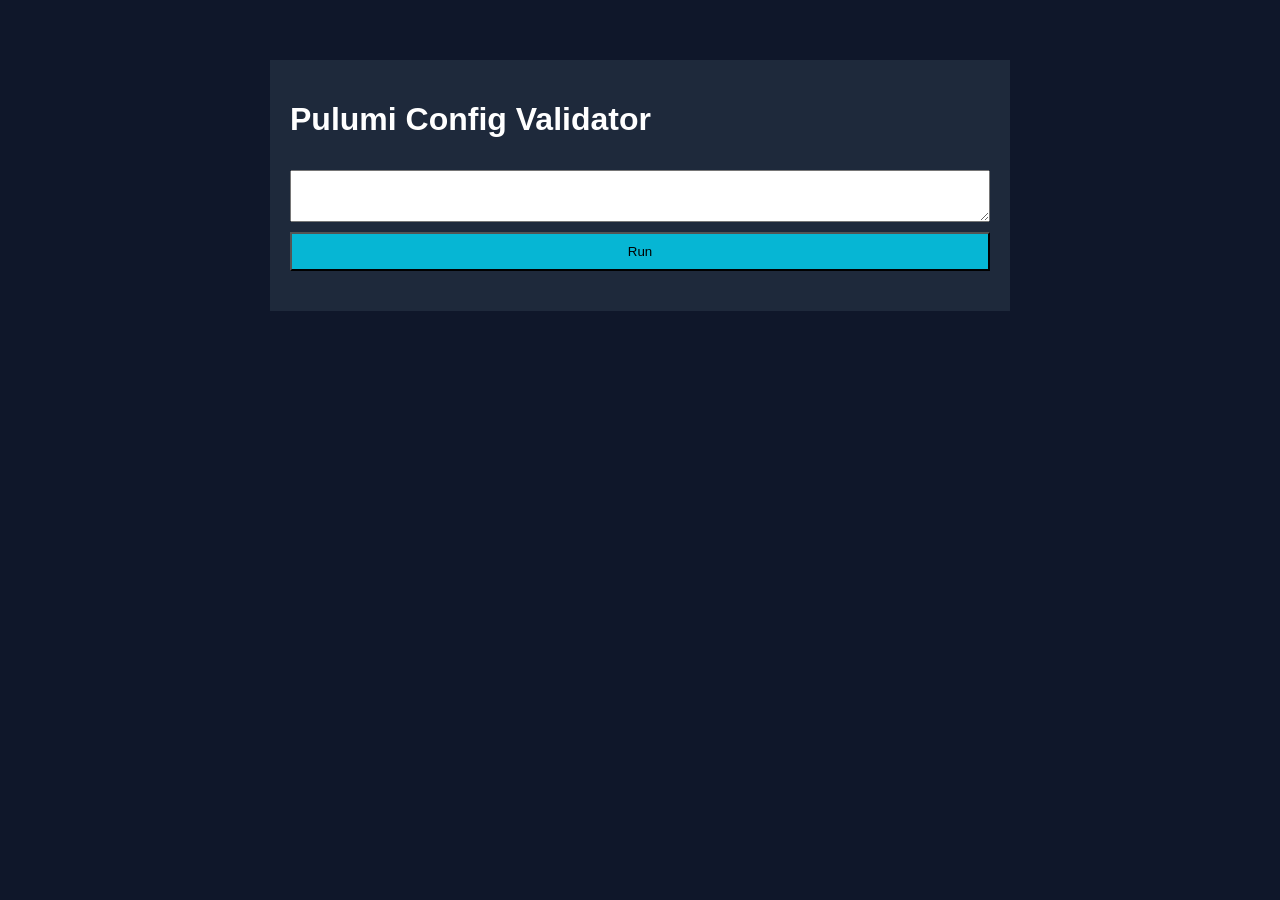
<file: config/index.html>
<html><head><title>Pulumi Config Validator</title><link rel='stylesheet' href='styles.css'></head><body><div class='container'><h1>Pulumi Config Validator</h1><textarea id='config'></textarea><button onclick='run()'>Run</button><div id='res' class='result'></div></div><script src='script.js'></script></body></html>
</file>
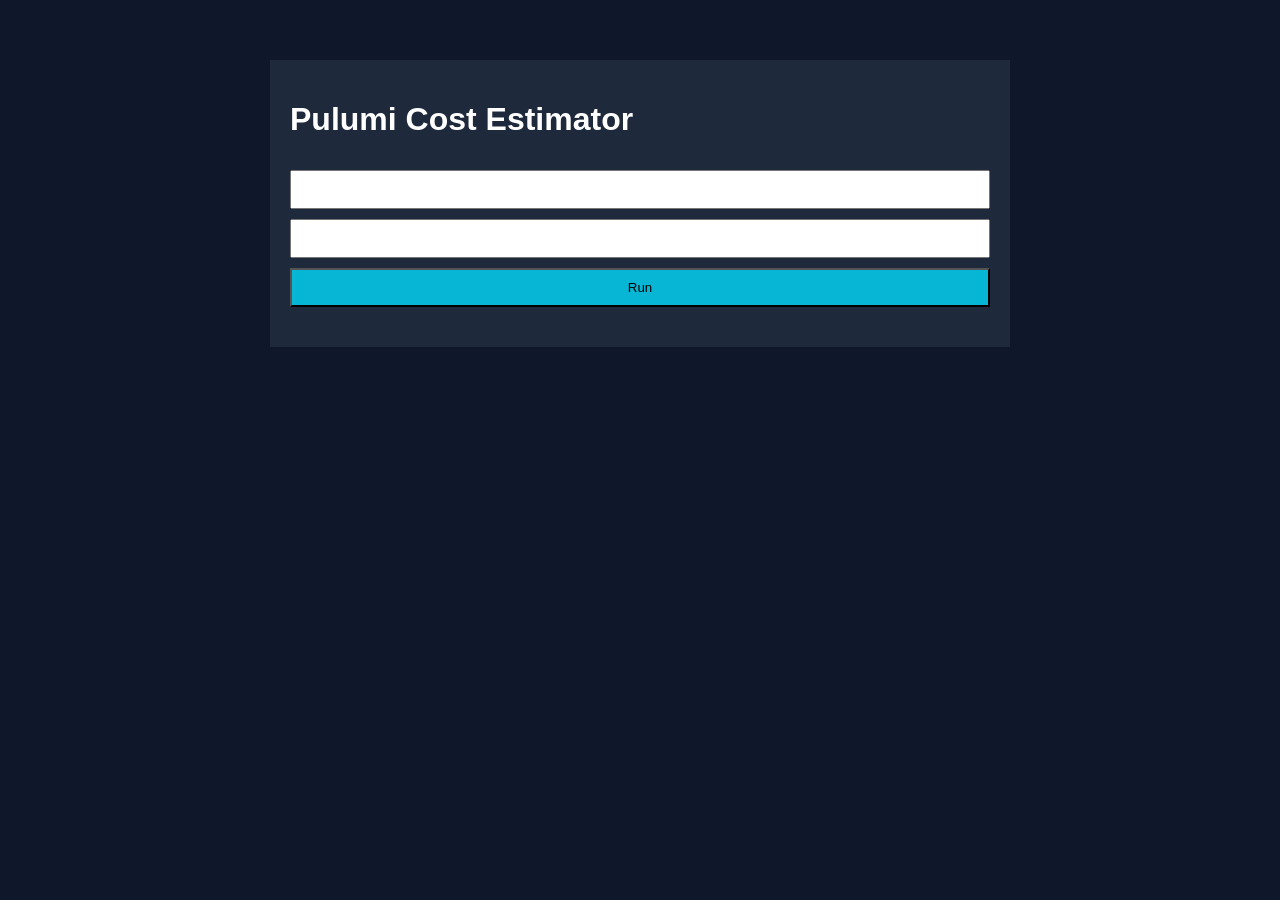
<file: cost/index.html>
<html><head><title>Pulumi Cost Estimator</title><link rel='stylesheet' href='styles.css'></head><body><div class='container'><h1>Pulumi Cost Estimator</h1><input id='resources'><input id='cost'><button onclick='run()'>Run</button><div id='res' class='result'></div></div><script src='script.js'></script></body></html>
</file>
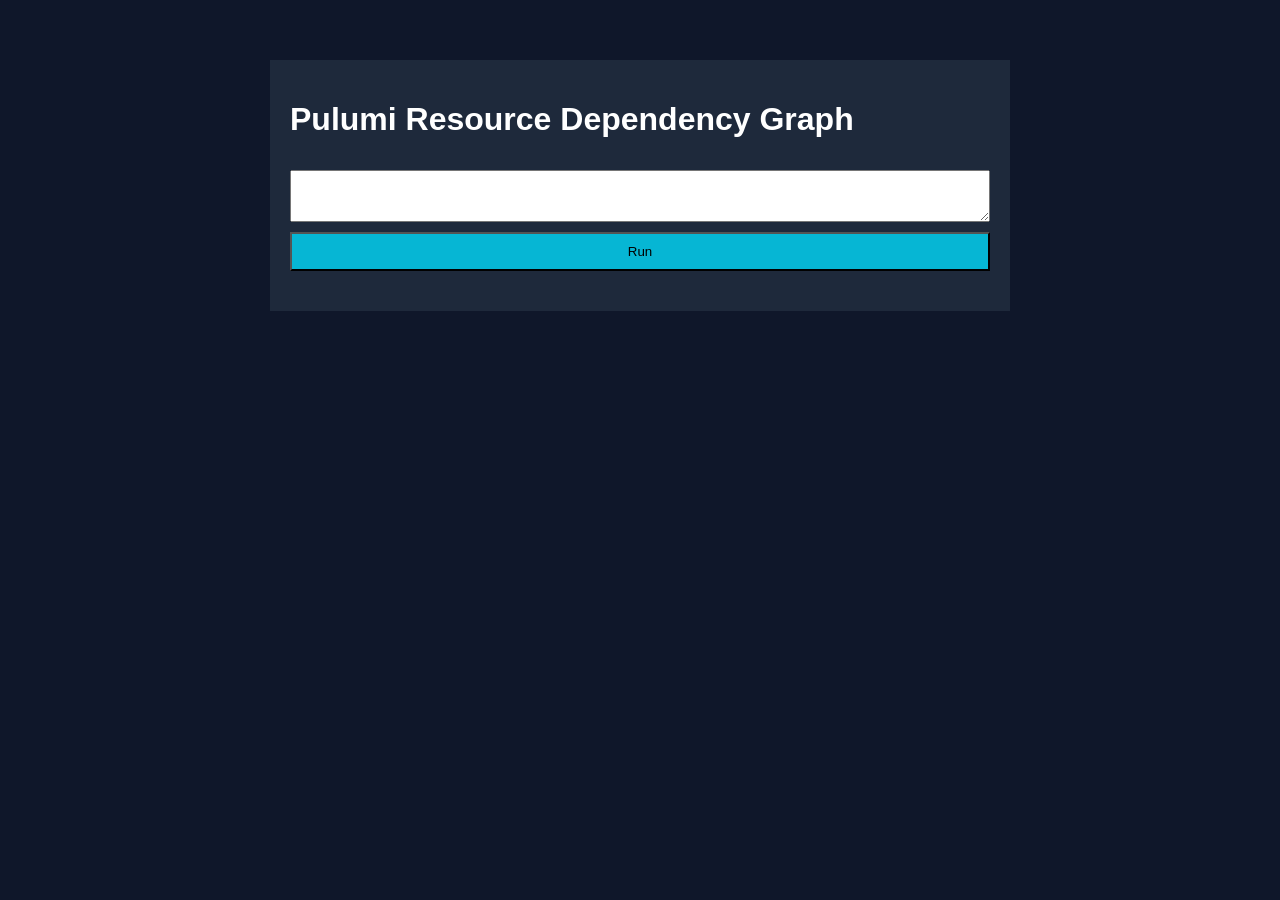
<file: dep-graph/index.html>
<html><head><title>Pulumi Resource Dependency Graph</title><link rel='stylesheet' href='styles.css'></head><body><div class='container'><h1>Pulumi Resource Dependency Graph</h1><textarea id='deps'></textarea><button onclick='run()'>Run</button><div id='res' class='result'></div></div><script src='script.js'></script></body></html>
</file>
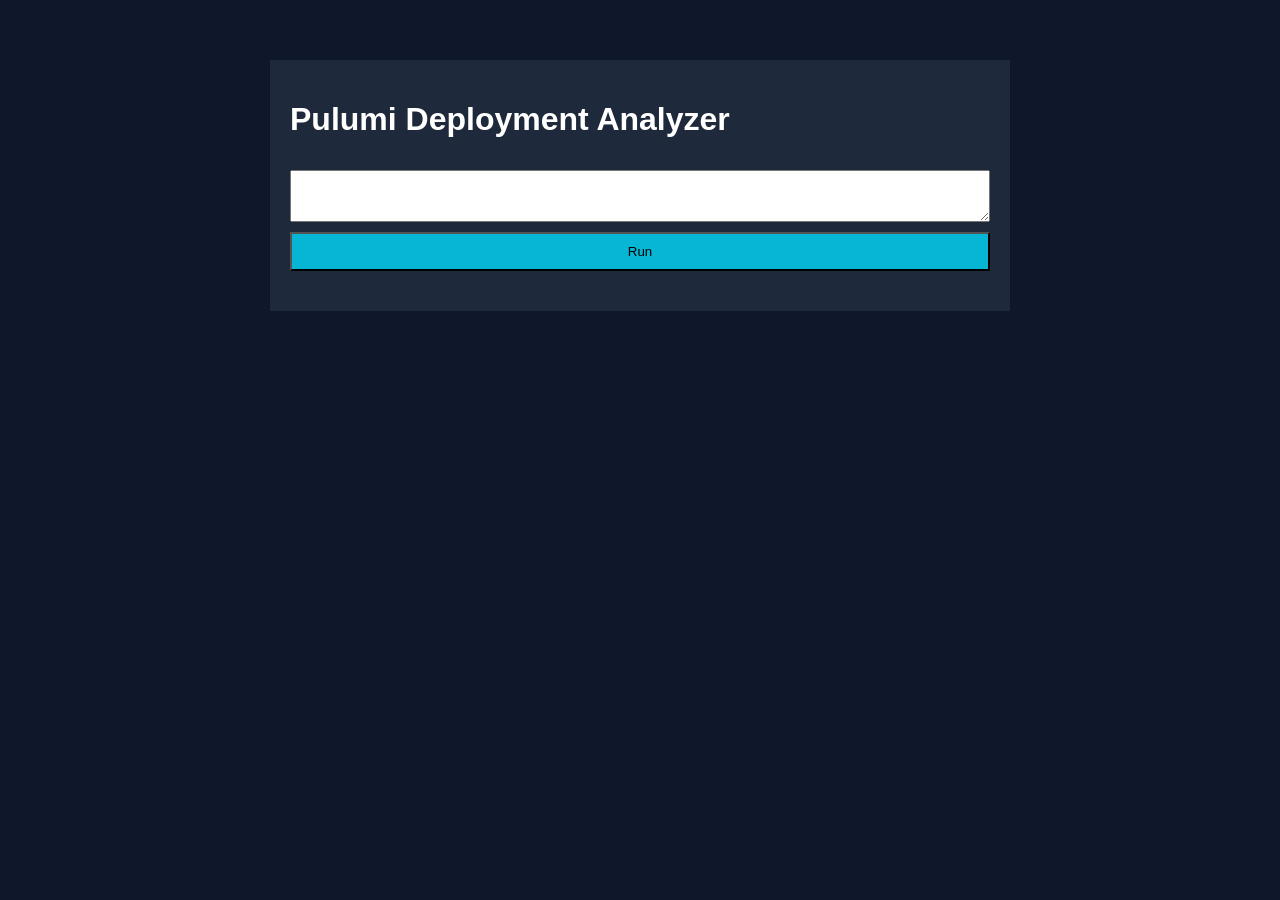
<file: deploy-analyzer/index.html>
<html><head><title>Pulumi Deployment Analyzer</title><link rel='stylesheet' href='styles.css'></head><body><div class='container'><h1>Pulumi Deployment Analyzer</h1><textarea id='deploy'></textarea><button onclick='run()'>Run</button><div id='res' class='result'></div></div><script src='script.js'></script></body></html>
</file>
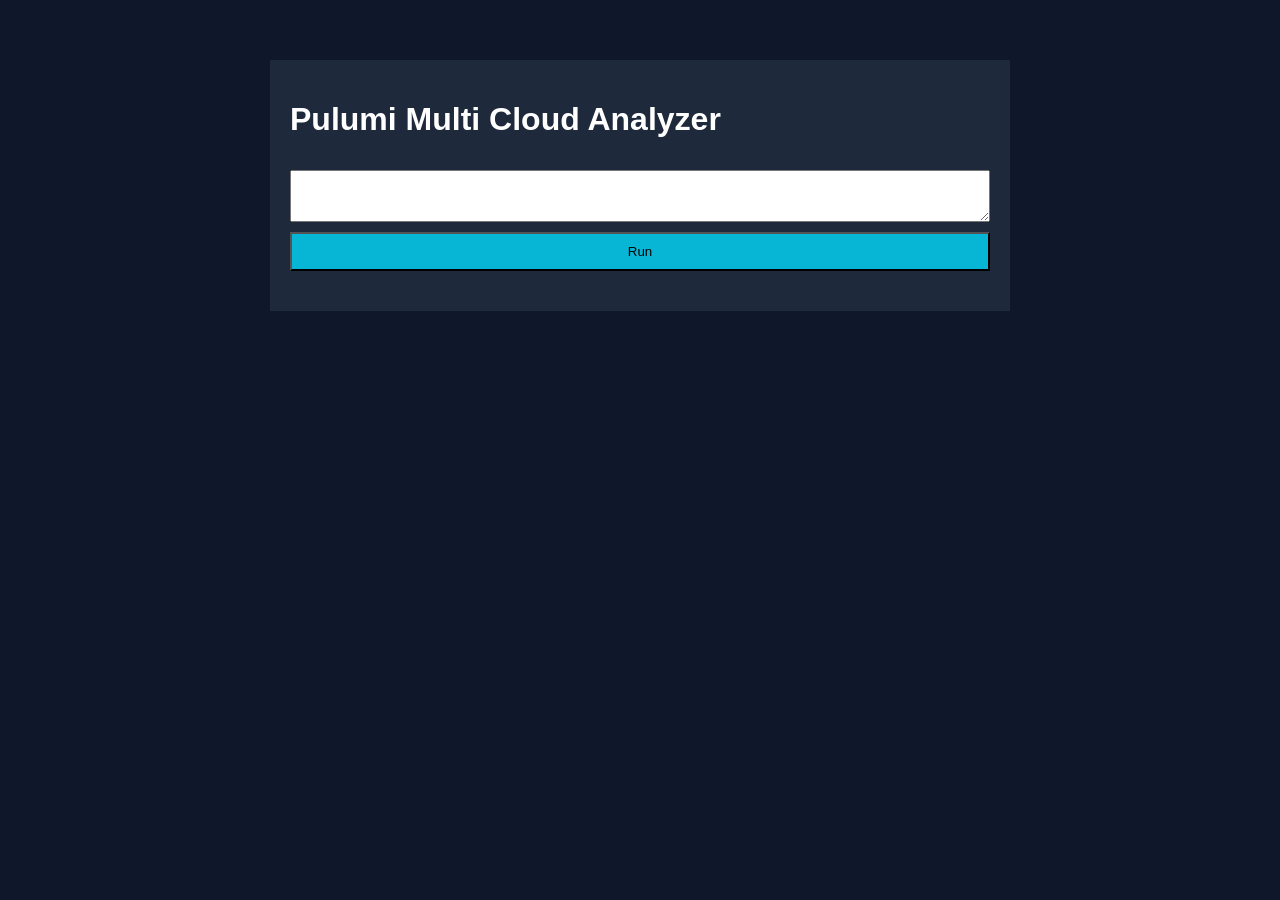
<file: multi-cloud/index.html>
<html><head><title>Pulumi Multi Cloud Analyzer</title><link rel='stylesheet' href='styles.css'></head><body><div class='container'><h1>Pulumi Multi Cloud Analyzer</h1><textarea id='cloud'></textarea><button onclick='run()'>Run</button><div id='res' class='result'></div></div><script src='script.js'></script></body></html>
</file>
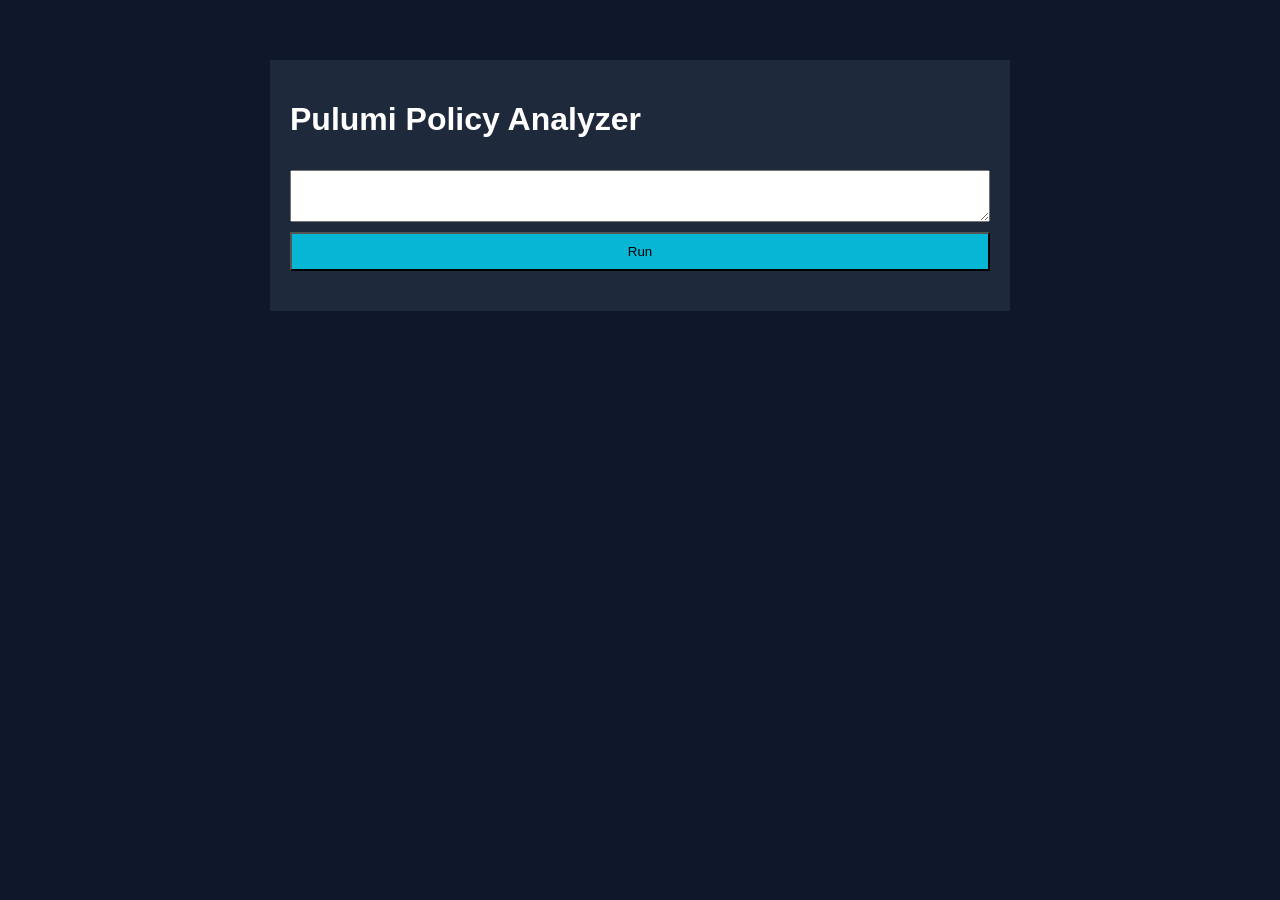
<file: policy/index.html>
<html><head><title>Pulumi Policy Analyzer</title><link rel='stylesheet' href='styles.css'></head><body><div class='container'><h1>Pulumi Policy Analyzer</h1><textarea id='policy'></textarea><button onclick='run()'>Run</button><div id='res' class='result'></div></div><script src='script.js'></script></body></html>
</file>
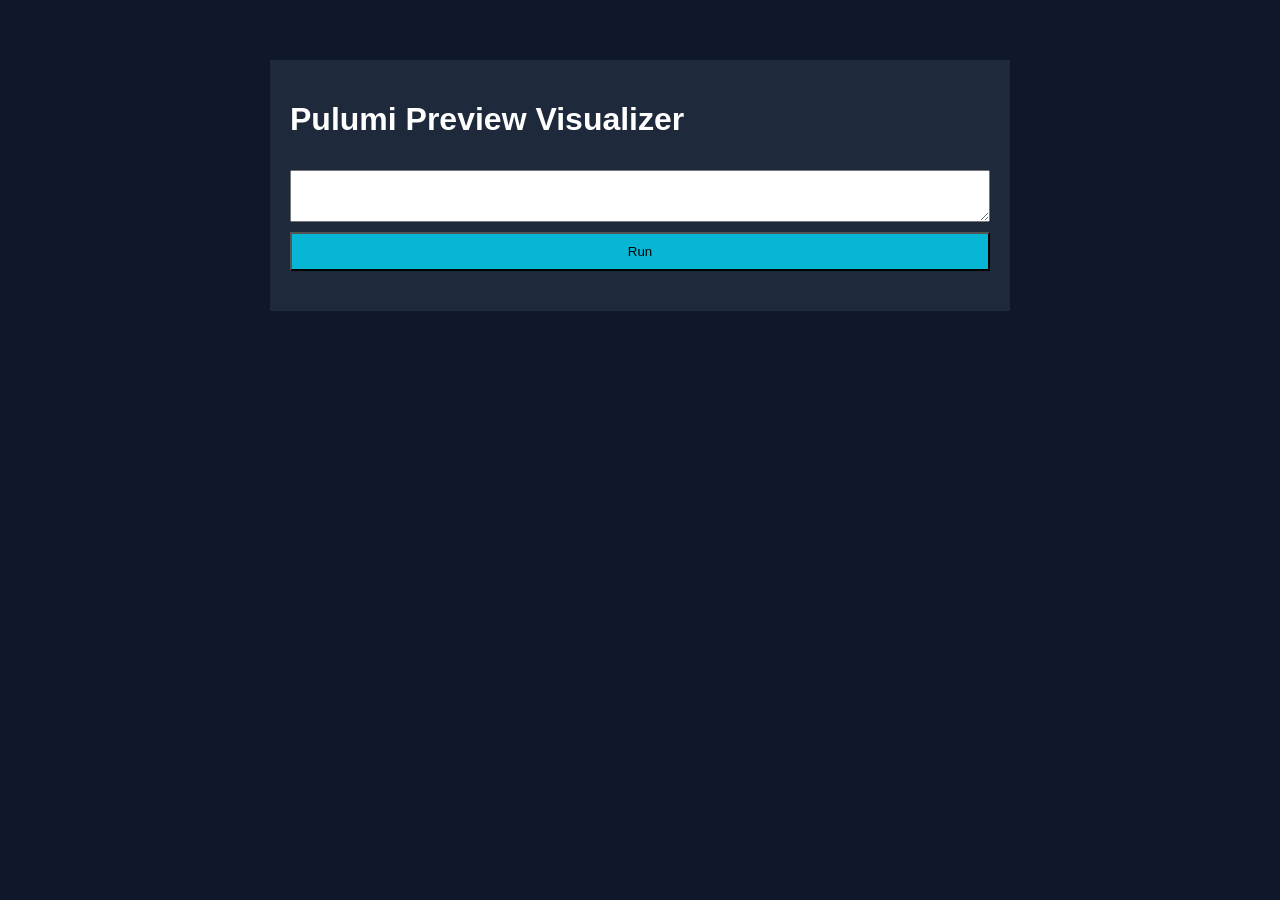
<file: preview/index.html>
<html><head><title>Pulumi Preview Visualizer</title><link rel='stylesheet' href='styles.css'></head><body><div class='container'><h1>Pulumi Preview Visualizer</h1><textarea id='preview'></textarea><button onclick='run()'>Run</button><div id='res' class='result'></div></div><script src='script.js'></script></body></html>
</file>
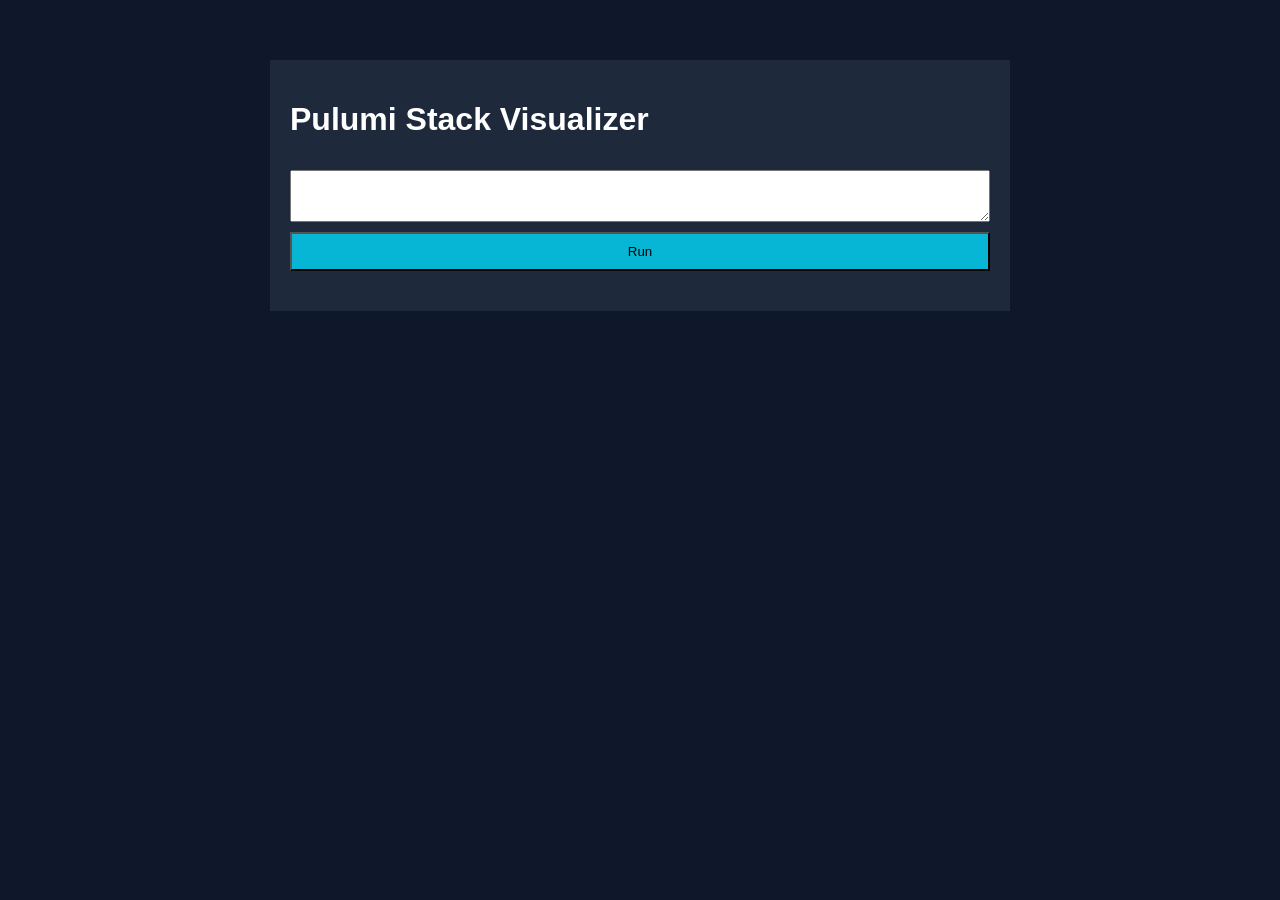
<file: stack-vis/index.html>
<html><head><title>Pulumi Stack Visualizer</title><link rel='stylesheet' href='styles.css'></head><body><div class='container'><h1>Pulumi Stack Visualizer</h1><textarea id='stack'></textarea><button onclick='run()'>Run</button><div id='res' class='result'></div></div><script src='script.js'></script></body></html>
</file>
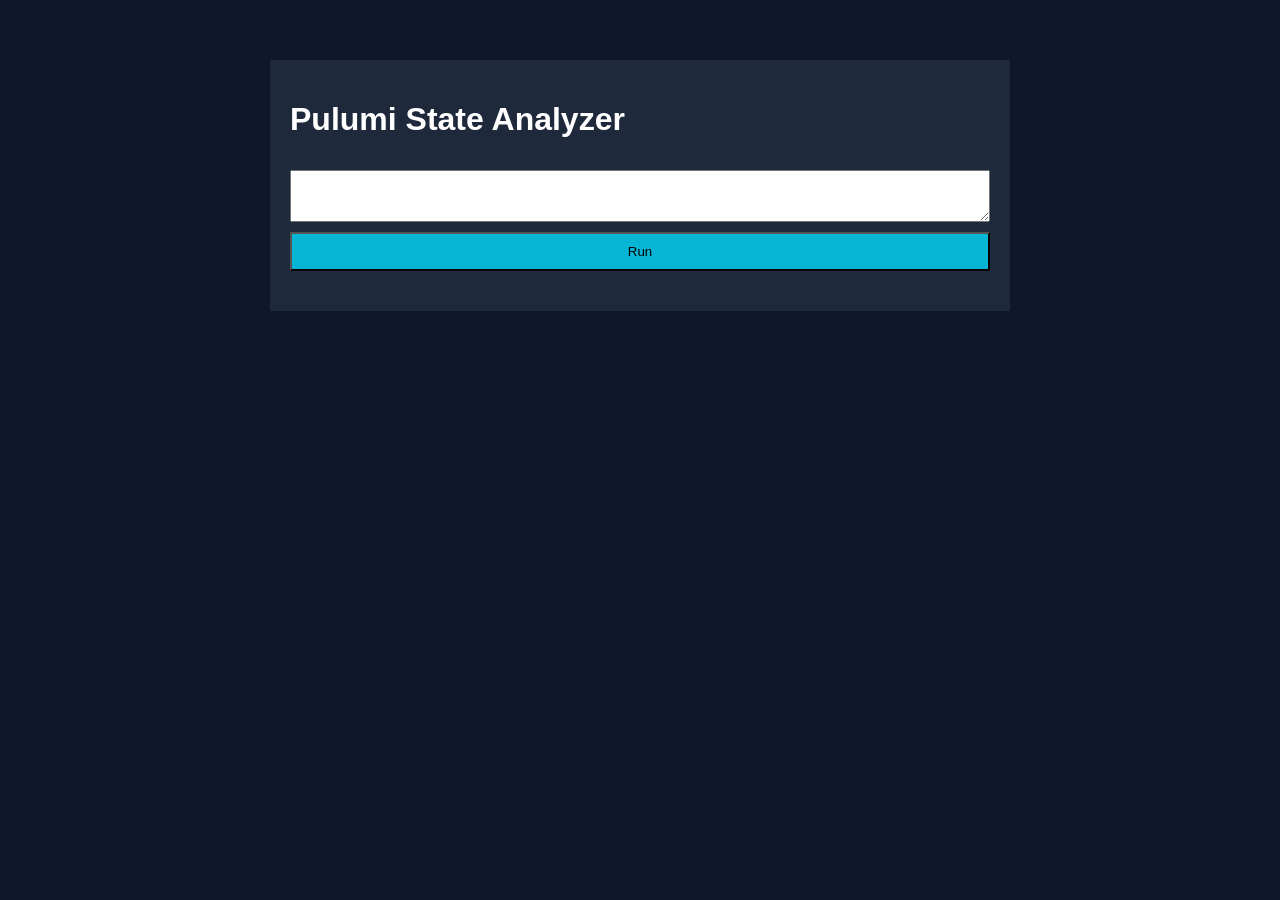
<file: state/index.html>
<html><head><title>Pulumi State Analyzer</title><link rel='stylesheet' href='styles.css'></head><body><div class='container'><h1>Pulumi State Analyzer</h1><textarea id='state'></textarea><button onclick='run()'>Run</button><div id='res' class='result'></div></div><script src='script.js'></script></body></html>
</file>
<file: code-infra/styles.css>
body{font-family:Arial;background:#0f172a;color:#fff}.container{max-width:700px;margin:60px auto;padding:20px;background:#1e293b}textarea,input{width:100%;margin-top:10px;padding:10px}button{margin-top:10px;width:100%;padding:10px;background:#06b6d4}.result{margin-top:20px}
</file>
<file: config/styles.css>
body{font-family:Arial;background:#0f172a;color:#fff}.container{max-width:700px;margin:60px auto;padding:20px;background:#1e293b}textarea,input{width:100%;margin-top:10px;padding:10px}button{margin-top:10px;width:100%;padding:10px;background:#06b6d4}.result{margin-top:20px}
</file>
<file: cost/styles.css>
body{font-family:Arial;background:#0f172a;color:#fff}.container{max-width:700px;margin:60px auto;padding:20px;background:#1e293b}textarea,input{width:100%;margin-top:10px;padding:10px}button{margin-top:10px;width:100%;padding:10px;background:#06b6d4}.result{margin-top:20px}
</file>
<file: dep-graph/styles.css>
body{font-family:Arial;background:#0f172a;color:#fff}.container{max-width:700px;margin:60px auto;padding:20px;background:#1e293b}textarea,input{width:100%;margin-top:10px;padding:10px}button{margin-top:10px;width:100%;padding:10px;background:#06b6d4}.result{margin-top:20px}
</file>
<file: deploy-analyzer/styles.css>
body{font-family:Arial;background:#0f172a;color:#fff}.container{max-width:700px;margin:60px auto;padding:20px;background:#1e293b}textarea,input{width:100%;margin-top:10px;padding:10px}button{margin-top:10px;width:100%;padding:10px;background:#06b6d4}.result{margin-top:20px}
</file>
<file: multi-cloud/styles.css>
body{font-family:Arial;background:#0f172a;color:#fff}.container{max-width:700px;margin:60px auto;padding:20px;background:#1e293b}textarea,input{width:100%;margin-top:10px;padding:10px}button{margin-top:10px;width:100%;padding:10px;background:#06b6d4}.result{margin-top:20px}
</file>
<file: policy/styles.css>
body{font-family:Arial;background:#0f172a;color:#fff}.container{max-width:700px;margin:60px auto;padding:20px;background:#1e293b}textarea,input{width:100%;margin-top:10px;padding:10px}button{margin-top:10px;width:100%;padding:10px;background:#06b6d4}.result{margin-top:20px}
</file>
<file: preview/styles.css>
body{font-family:Arial;background:#0f172a;color:#fff}.container{max-width:700px;margin:60px auto;padding:20px;background:#1e293b}textarea,input{width:100%;margin-top:10px;padding:10px}button{margin-top:10px;width:100%;padding:10px;background:#06b6d4}.result{margin-top:20px}
</file>
<file: stack-vis/styles.css>
body{font-family:Arial;background:#0f172a;color:#fff}.container{max-width:700px;margin:60px auto;padding:20px;background:#1e293b}textarea,input{width:100%;margin-top:10px;padding:10px}button{margin-top:10px;width:100%;padding:10px;background:#06b6d4}.result{margin-top:20px}
</file>
<file: state/styles.css>
body{font-family:Arial;background:#0f172a;color:#fff}.container{max-width:700px;margin:60px auto;padding:20px;background:#1e293b}textarea,input{width:100%;margin-top:10px;padding:10px}button{margin-top:10px;width:100%;padding:10px;background:#06b6d4}.result{margin-top:20px}
</file>
